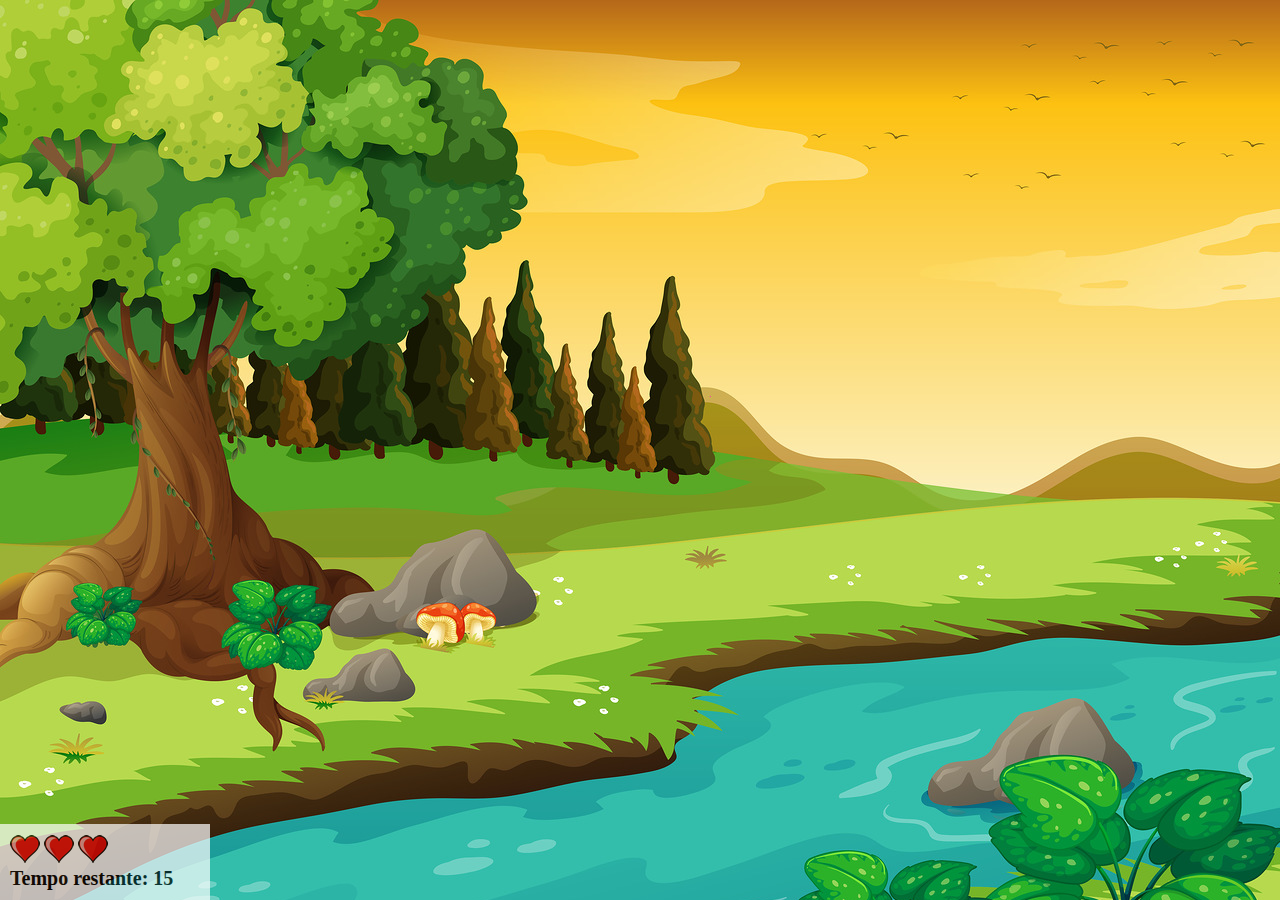
<file: index.html>
<!DOCTYPE html>
<html lang="pt-br">

<head>
    <meta charset="UTF-8">
    <meta name="viewport" content="width=device-width, initial-scale=1.0">
    <title>Jogo Mata-Mosquito</title>
    <link rel="stylesheet" href="style.css">
    <script src="jogo.js"></script>
</head>

<body onresize="ajustaTamanhoPalcoJogo()">
    <div class="painel">
        <div class="vidas">
            <img src="imagens/coracao_cheio.png" id="v1" />
            <img src="imagens/coracao_cheio.png" id="v2" />
            <img src="imagens/coracao_cheio.png" id="v3" />

        </div>
        <div class="cronometro">Tempo restante: <span id="cronometro"></span></div>
    </div>

    <script>
        document.getElementById('cronometro').innerHTML = tempo;
        
        var criaMosquito = setInterval(function () {
            posicaoRandomica()
        }, criaMosquitoTempo);
    </script>
</body>

</html>
</file>
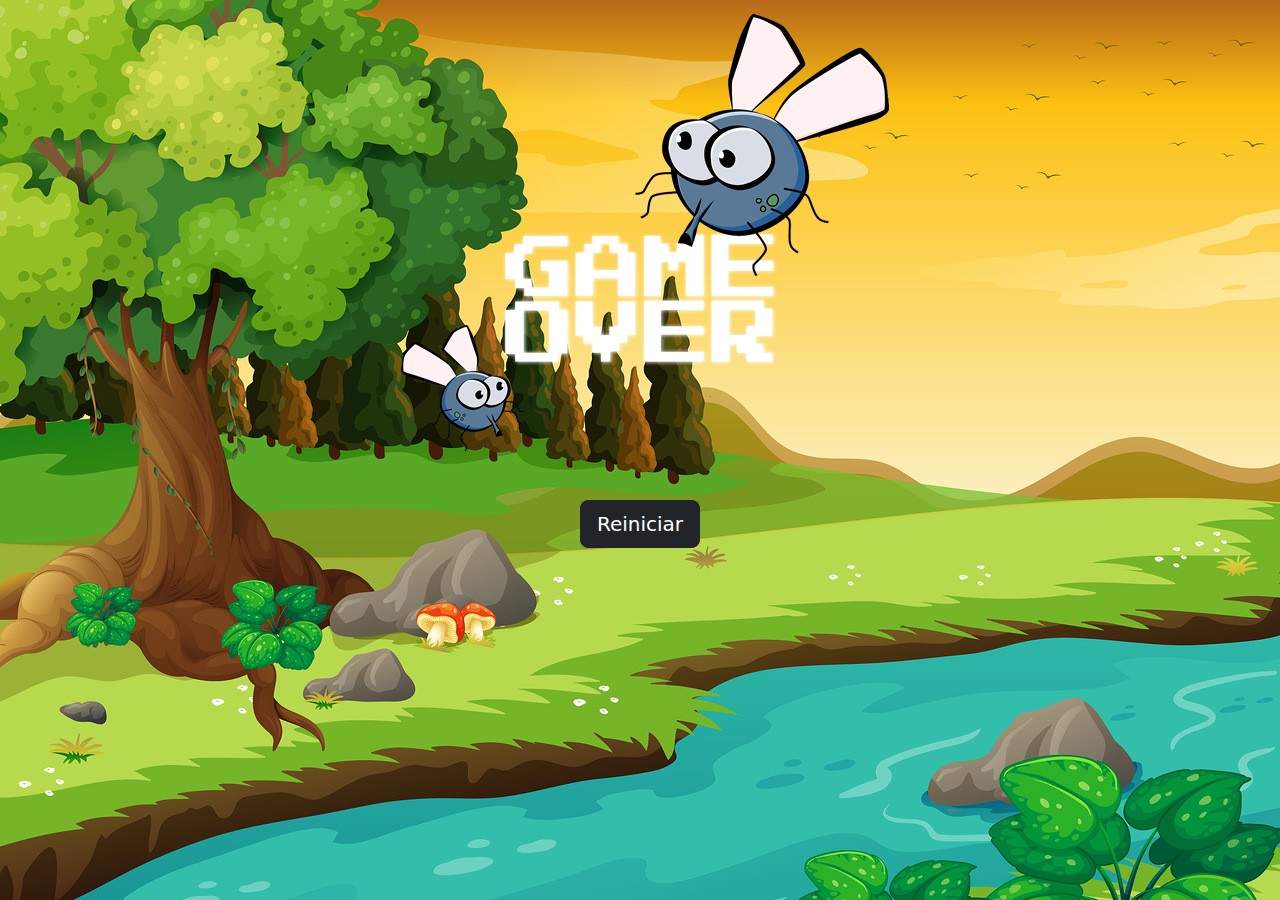
<file: gameOver.html>
<!DOCTYPE html>
<html lang="pt-br">

<head>
    <meta charset="UTF-8">
    <meta name="viewport" content="width=device-width, initial-scale=1.0">
    <title>GameOver</title>
    <link href="https://cdn.jsdelivr.net/npm/bootstrap@5.3.3/dist/css/bootstrap.min.css" rel="stylesheet"
        integrity="sha384-QWTKZyjpPEjISv5WaRU9OFeRpok6YctnYmDr5pNlyT2bRjXh0JMhjY6hW+ALEwIH" crossorigin="anonymous">
    <link rel="stylesheet" href="style.css">
    <script src="jogo.js"></script>
</head>

<body>
    <div class="container">
        <div class="row">
            <div class="col">
                <div class="d-flex justify-content-center">
                    <img src="imagens/game_over.png" />
                </div>
            </div>
        </div>
        <div class="row">
            <div class="col">
                <div class="d-flex justify-content-center">
                    <button type="button" class="btn btn-dark btn-lg"
                        onclick="window.location.href = 'index.html'">Reiniciar</button>
                </div>
            </div>
        </div>
    </div>

</body>

</html>
</file>
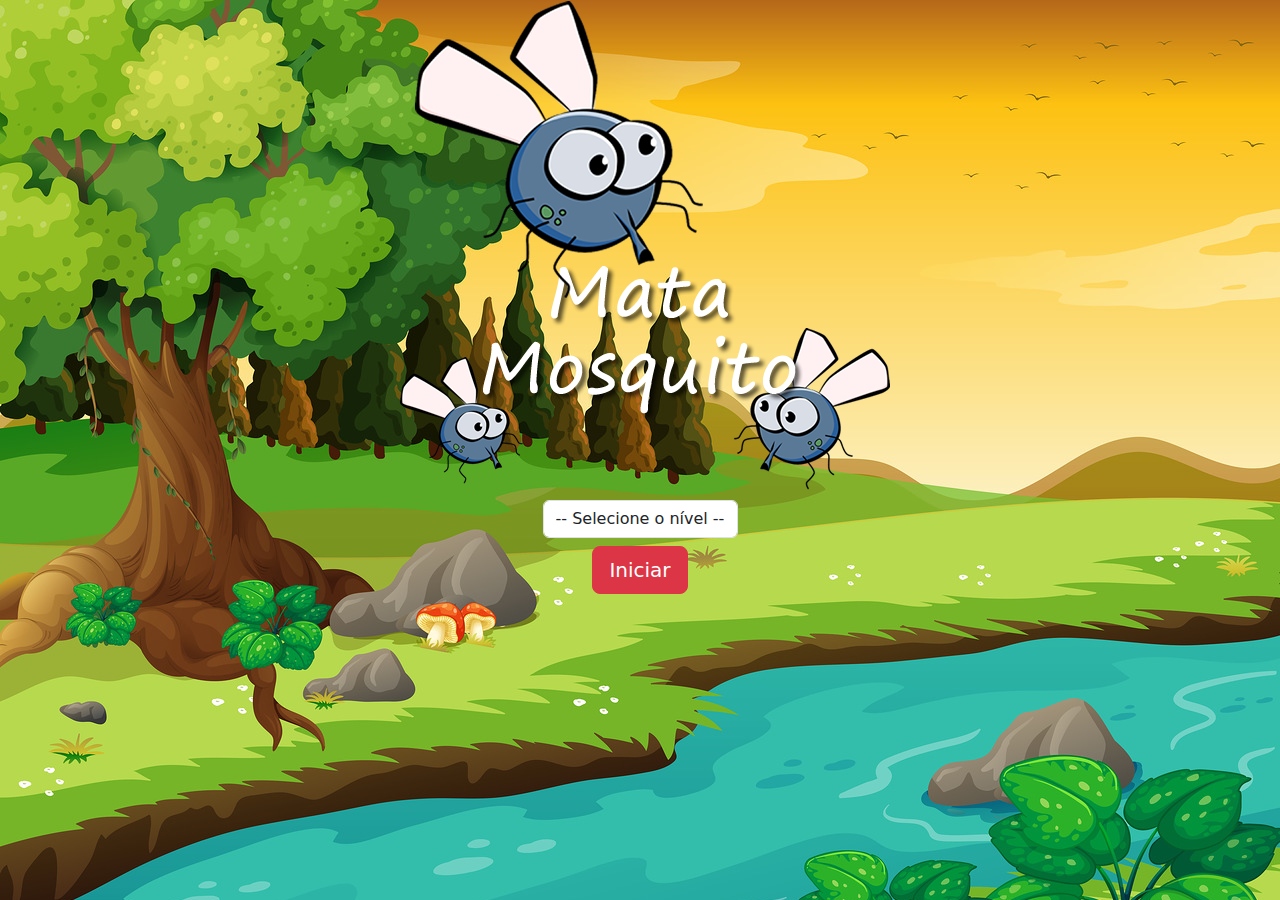
<file: paginaIncial.html>
<!DOCTYPE html>
<html lang="pt-br">

<head>
    <meta charset="UTF-8">
    <meta name="viewport" content="width=device-width, initial-scale=1.0">
    <title>Jogo Mata-Mosquito</title>
    <link href="https://cdn.jsdelivr.net/npm/bootstrap@5.3.3/dist/css/bootstrap.min.css" rel="stylesheet"
        integrity="sha384-QWTKZyjpPEjISv5WaRU9OFeRpok6YctnYmDr5pNlyT2bRjXh0JMhjY6hW+ALEwIH" crossorigin="anonymous">
    <link rel="stylesheet" href="style.css">
    <script src="jogo.js"></script>
</head>
<script>
    function iniciaJogo() {
        var nivel = document.getElementById('nivel').value;
        if (nivel === '') {
            alert('Selecione um nível para iniciar um jogo!');
            return false;
        }
        window.location.href = 'index.html?' + nivel;

    }
</script>

<body>

    <body>
        <div class="container">
            <div class="row">
                <div class="col">
                    <div class="d-flex justify-content-center">
                        <img src="imagens/game.png" />
                    </div>
                </div>
            </div>

            <div class="row">
                <div class="col">
                    <div class="d-flex justify-content-center">
                        <div class="mb-2">
                            <select class="form-control" id="nivel">
                                <option value="">-- Selecione o nível --</option>
                                <option value="normal">Normal</option>
                                <option value="dificil">Difícil</option>
                                <option value="veryhard">Muito Difícil
                            </select>
                        </div>
                    </div>
                </div>
            </div>



            <div class="row">
                <div class="col">
                    <div class="d-flex justify-content-center">
                        <button type="button" class="btn btn-danger btn-lg" onclick="iniciaJogo()">Iniciar</button>
                    </div>
                </div>
            </div>
        </div>

    </body>

</html>
</file>
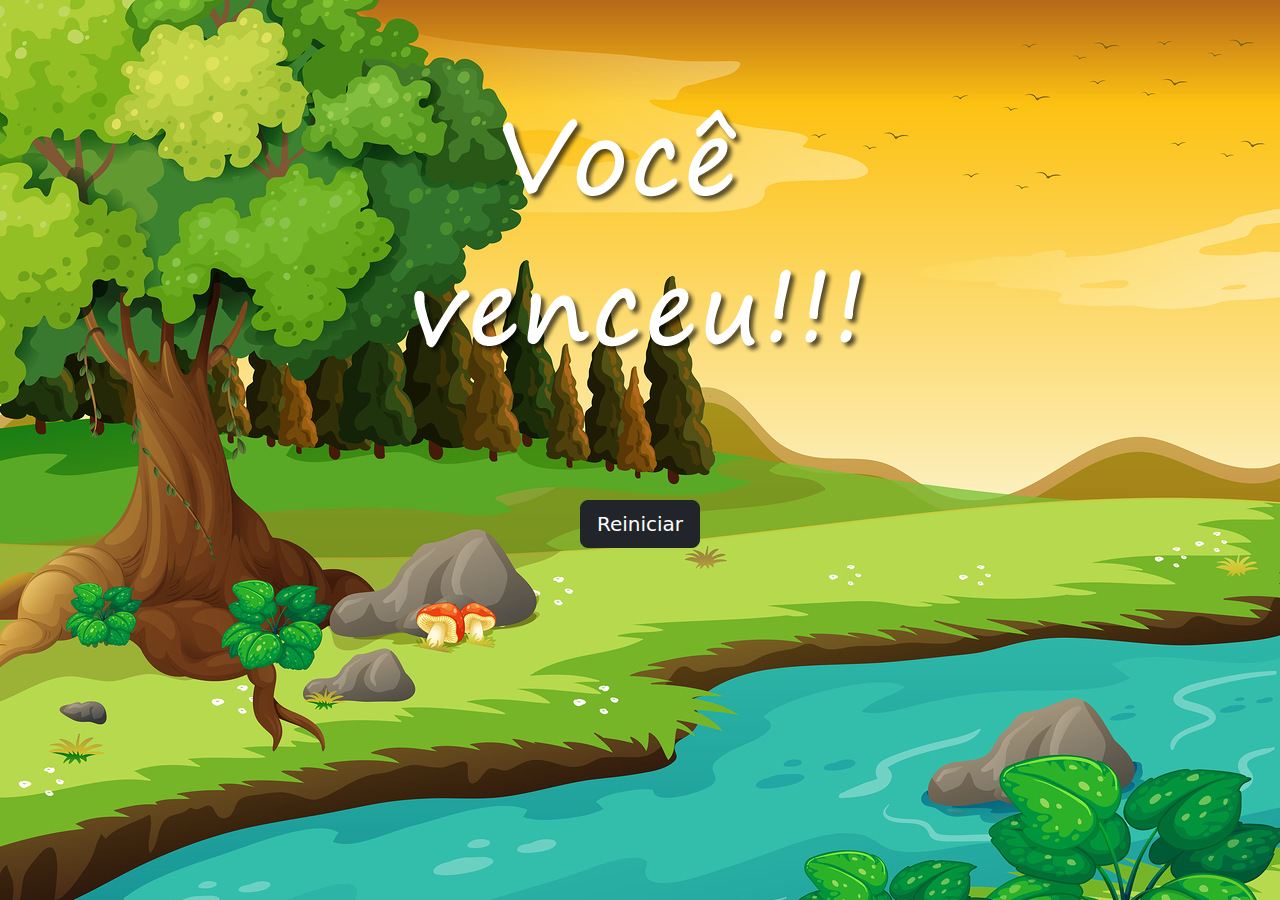
<file: vitoria.html>
<!DOCTYPE html>
<html lang="pt-br">

<head>
    <meta charset="UTF-8">
    <meta name="viewport" content="width=device-width, initial-scale=1.0">
    <title>GameOver</title>
    <link href="https://cdn.jsdelivr.net/npm/bootstrap@5.3.3/dist/css/bootstrap.min.css" rel="stylesheet"
        integrity="sha384-QWTKZyjpPEjISv5WaRU9OFeRpok6YctnYmDr5pNlyT2bRjXh0JMhjY6hW+ALEwIH" crossorigin="anonymous">
    <link rel="stylesheet" href="style.css">
    <script src="jogo.js"></script>
</head>

<body>
    <div class="container">
        <div class="row">
            <div class="col">
                <div class="d-flex justify-content-center">
                    <img src="imagens/vitoria.png" />
                </div>
            </div>
        </div>
        <div class="row">
            <div class="col">
                <div class="d-flex justify-content-center">
                    <button type="button" class="btn btn-dark btn-lg"
                        onclick="window.location.href = 'index.html'">Reiniciar</button>
                </div>
            </div>
        </div>
    </div>

</body>

</html>
</file>
<file: style.css>
html {
    cursor: url(imagens/mata_mosca.png) 30 30, auto;
}

body {
    background-image: url(imagens/bg.jpg);
    background-repeat: no-repeat;
}

.mosquito1 {
    width: 50px;
    height: 50px;
}

.mosquito2 {
    width: 70px;
    height: 70px;
}

.mosquito3 {
    width: 90px;
    height: 90px;
}

.ladoA {
    transform: scaleX(1);
}

.ladoB {
    transform: scaleX(-1);
}

.painel {
    position: absolute;
    width: 190px;
    padding: 10px;
    left: 0px;
    bottom: 0px;
    border-top: solid 1px #fff;
    background-color: #fff;
    opacity: 0.7;
}

.vidas {
    float: left;
}
.cronometro {
    float: left;
    font-size: 20px;
    font-weight: bold;
}
</file>
